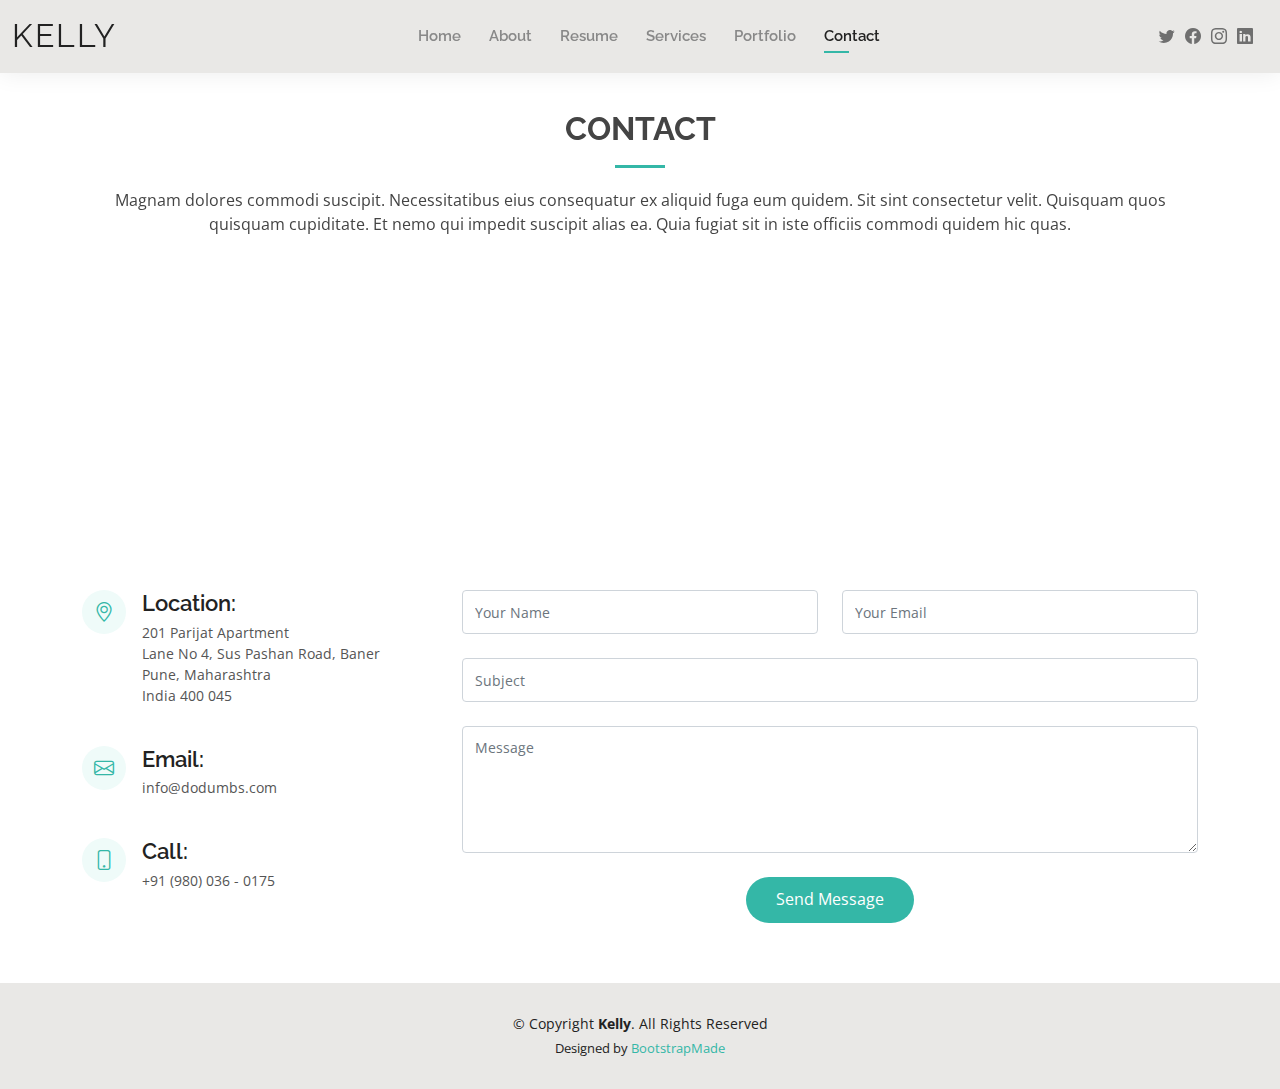
<file: templates/contact.html>
<!DOCTYPE html>
<html lang="en">

<head>
  <meta charset="utf-8">
  <meta content="width=device-width, initial-scale=1.0" name="viewport">

  <title>Contact - Kelly Bootstrap Template</title>
  <meta content="" name="description">
  <meta content="" name="keywords">

  <!-- Favicons -->
  <link href="../static/assets/img/favicon.png" rel="icon">
  <link href="../static/assets/img/apple-touch-icon.png" rel="apple-touch-icon">

  <!-- Google Fonts -->
  <link href="https://fonts.googleapis.com/css?family=Open+Sans:300,300i,400,400i,600,600i,700,700i|Raleway:300,300i,400,400i,500,500i,600,600i,700,700i|Poppins:300,300i,400,400i,500,500i,600,600i,700,700i" rel="stylesheet">

  <!-- Vendor CSS Files -->
  <link href="../static/assets/vendor/aos/aos.css" rel="stylesheet">
  <link href="../static/assets/vendor/bootstrap/css/bootstrap.min.css" rel="stylesheet">
  <link href="../static/assets/vendor/bootstrap-icons/bootstrap-icons.css" rel="stylesheet">
  <link href="../static/assets/vendor/boxicons/css/boxicons.min.css" rel="stylesheet">
  <link href="../static/assets/vendor/glightbox/css/glightbox.min.css" rel="stylesheet">
  <link href="../static/assets/vendor/swiper/swiper-bundle.min.css" rel="stylesheet">

  <!-- Template Main CSS File -->
  <link href="../static/assets/css/style.css" rel="stylesheet">

  <!-- =======================================================
  * Template Name: Kelly - v4.10.0
  * Template URL: https://bootstrapmade.com/kelly-free-bootstrap-cv-resume-html-template/
  * Author: BootstrapMade.com
  * License: https://bootstrapmade.com/license/
  ======================================================== -->
</head>

<body>

  <!-- ======= Header ======= -->
  <header id="header" class="fixed-top">
    <div class="container-fluid d-flex justify-content-between align-items-center">

      <h1 class="logo me-auto me-lg-0"><a href="index.html">Kelly</a></h1>
      <!-- Uncomment below if you prefer to use an image logo -->
      <!-- <a href="index.html" class="logo"><img src="../static/assets/img/logo.png" alt="" class="img-fluid"></a>-->

      <nav id="navbar" class="navbar order-last order-lg-0">
        <ul>
          <li><a href="index.html">Home</a></li>
          <li><a href="about.html">About</a></li>
          <li><a href="resume.html">Resume</a></li>
          <li><a href="services.html">Services</a></li>
          <li><a href="portfolio.html">Portfolio</a></li>
          <li><a class="active" href="contact.html">Contact</a></li>
        </ul>
        <i class="bi bi-list mobile-nav-toggle"></i>
      </nav><!-- .navbar -->

      <div class="header-social-links">
        <a href="#" class="twitter"><i class="bi bi-twitter"></i></a>
        <a href="#" class="facebook"><i class="bi bi-facebook"></i></a>
        <a href="#" class="instagram"><i class="bi bi-instagram"></i></a>
        <a href="#" class="linkedin"><i class="bi bi-linkedin"></i></i></a>
      </div>

    </div>

  </header><!-- End Header -->

  <main id="main">

    <!-- ======= Contact Section ======= -->
    <section id="contact" class="contact">
      <div class="container" data-aos="fade-up">

        <div class="section-title">
          <h2>Contact</h2>
          <p>Magnam dolores commodi suscipit. Necessitatibus eius consequatur ex aliquid fuga eum quidem. Sit sint consectetur velit. Quisquam quos quisquam cupiditate. Et nemo qui impedit suscipit alias ea. Quia fugiat sit in iste officiis commodi quidem hic quas.</p>
        </div>

        <div>
          <iframe style="border:0; width: 100%; height: 270px;" src="https://www.google.com/maps/embed?pb=!1m17!1m12!1m3!1d30259.44138854506!2d73.76609169999999!3d18.55463515!2m3!1f0!2f0!3f0!3m2!1i1024!2i768!4f13.1!3m2!1m1!2zMTjCsDMzJzAzLjgiTiA3M8KwNDYnMjYuNSJF!5e0!3m2!1sen!2sin!4v1676061285334!5m2!1sen!2sin" width="600" height="450" style="border:0;" allowfullscreen="" loading="lazy" referrerpolicy="no-referrer-when-downgrade" frameborder="0" allowfullscreen></iframe>
        </div>

        <div class="row mt-5">

          <div class="col-lg-4">
            <div class="info">
              <div class="address">
                <i class="bi bi-geo-alt"></i>
                <h4>Location:</h4>
                <p>201 Parijat Apartment</br>Lane No 4, Sus Pashan Road, Baner</br>Pune, Maharashtra</br>India 400 045</p>
              </div>

              <div class="email">
                <i class="bi bi-envelope"></i>
                <h4>Email:</h4>
                <p>info@dodumbs.com</p>
              </div>

              <div class="phone">
                <i class="bi bi-phone"></i>
                <h4>Call:</h4>
                <p>+91 (980) 036 - 0175 </p>
              </div>

            </div>

          </div>

          <div class="col-lg-8 mt-5 mt-lg-0">

            <form action="forms/contact.php" method="post" role="form" class="php-email-form">
              <div class="row">
                <div class="col-md-6 form-group">
                  <input type="text" name="name" class="form-control" id="name" placeholder="Your Name" required>
                </div>
                <div class="col-md-6 form-group mt-3 mt-md-0">
                  <input type="email" class="form-control" name="email" id="email" placeholder="Your Email" required>
                </div>
              </div>
              <div class="form-group mt-3">
                <input type="text" class="form-control" name="subject" id="subject" placeholder="Subject" required>
              </div>
              <div class="form-group mt-3">
                <textarea class="form-control" name="message" rows="5" placeholder="Message" required></textarea>
              </div>
              <div class="my-3">
                <div class="loading">Loading</div>
                <div class="error-message"></div>
                <div class="sent-message">Your message has been sent. Thank you!</div>
              </div>
              <div class="text-center"><button type="submit">Send Message</button></div>
            </form>

          </div>

        </div>

      </div>
    </section><!-- End Contact Section -->

  </main><!-- End #main -->

  <!-- ======= Footer ======= -->
  <footer id="footer">
    <div class="container">
      <div class="copyright">
        &copy; Copyright <strong><span>Kelly</span></strong>. All Rights Reserved
      </div>
      <div class="credits">
        <!-- All the links in the footer should remain intact. -->
        <!-- You can delete the links only if you purchased the pro version. -->
        <!-- Licensing information: https://bootstrapmade.com/license/ -->
        <!-- Purchase the pro version with working PHP/AJAX contact form: https://bootstrapmade.com/kelly-free-bootstrap-cv-resume-html-template/ -->
        Designed by <a href="https://bootstrapmade.com/">BootstrapMade</a>
      </div>
    </div>
  </footer><!-- End  Footer -->

  <div id="preloader"></div>
  <a href="#" class="back-to-top d-flex align-items-center justify-content-center"><i class="bi bi-arrow-up-short"></i></a>

  <!-- Vendor JS Files -->
  <script src="../static/assets/vendor/purecounter/purecounter_vanilla.js"></script>
  <script src="../static/assets/vendor/aos/aos.js"></script>
  <script src="../static/assets/vendor/bootstrap/js/bootstrap.bundle.min.js"></script>
  <script src="../static/assets/vendor/glightbox/js/glightbox.min.js"></script>
  <script src="../static/assets/vendor/isotope-layout/isotope.pkgd.min.js"></script>
  <script src="../static/assets/vendor/swiper/swiper-bundle.min.js"></script>
  <script src="../static/assets/vendor/waypoints/noframework.waypoints.js"></script>
  <script src="../static/assets/vendor/php-email-form/validate.js"></script>

  <!-- Template Main JS File -->
  <script src="../static/assets/js/main.js"></script>

</body>

</html>
</file>
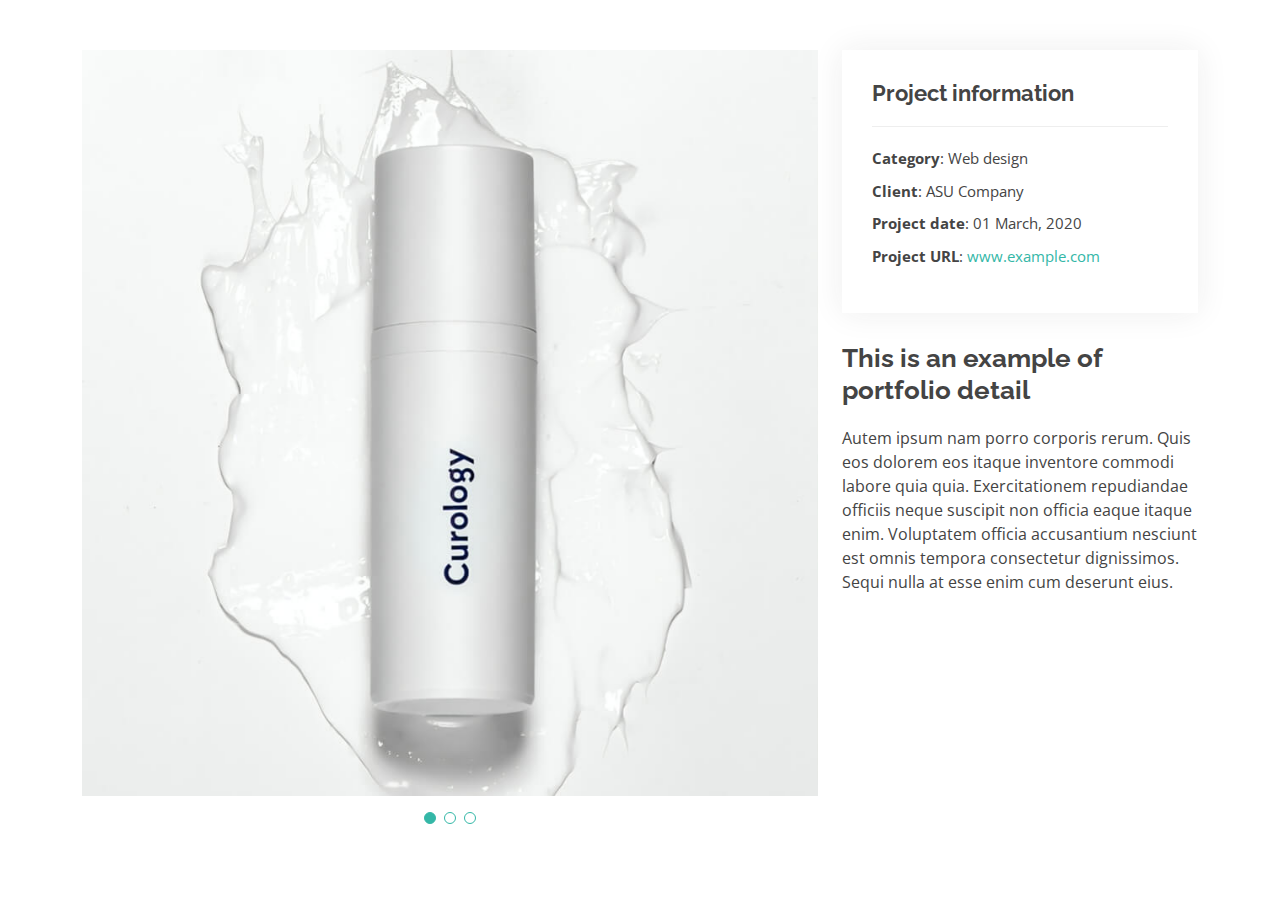
<file: templates/portfolio-details.html>
<!DOCTYPE html>
<html lang="en">

<head>
  <meta charset="utf-8">
  <meta content="width=device-width, initial-scale=1.0" name="viewport">

  <title>Portfolio Details - Kelly Bootstrap Template</title>
  <meta content="" name="description">
  <meta content="" name="keywords">

  <!-- Favicons -->
  <link href="../static/assets/img/favicon.png" rel="icon">
  <link href="../static/assets/img/apple-touch-icon.png" rel="apple-touch-icon">

  <!-- Google Fonts -->
  <link href="https://fonts.googleapis.com/css?family=Open+Sans:300,300i,400,400i,600,600i,700,700i|Raleway:300,300i,400,400i,500,500i,600,600i,700,700i|Poppins:300,300i,400,400i,500,500i,600,600i,700,700i" rel="stylesheet">

  <!-- Vendor CSS Files -->
  <link href="../static/assets/vendor/aos/aos.css" rel="stylesheet">
  <link href="../static/assets/vendor/bootstrap/css/bootstrap.min.css" rel="stylesheet">
  <link href="../static/assets/vendor/bootstrap-icons/bootstrap-icons.css" rel="stylesheet">
  <link href="../static/assets/vendor/boxicons/css/boxicons.min.css" rel="stylesheet">
  <link href="../static/assets/vendor/glightbox/css/glightbox.min.css" rel="stylesheet">
  <link href="../static/assets/vendor/swiper/swiper-bundle.min.css" rel="stylesheet">

  <!-- Template Main CSS File -->
  <link href="../static/assets/css/style.css" rel="stylesheet">

  <!-- =======================================================
  * Template Name: Kelly - v4.10.0
  * Template URL: https://bootstrapmade.com/kelly-free-bootstrap-cv-resume-html-template/
  * Author: BootstrapMade.com
  * License: https://bootstrapmade.com/license/
  ======================================================== -->
</head>

<body>

  <main id="main">

    <!-- ======= Portfolio Details Section ======= -->
    <section id="portfolio-details" class="portfolio-details">
      <div class="container">

        <div class="row gy-4">

          <div class="col-lg-8">
            <div class="portfolio-details-slider swiper">
              <div class="swiper-wrapper align-items-center">

                <div class="swiper-slide">
                  <img src="../static/assets/img/portfolio/portfolio-1.jpg" alt="">
                </div>

                <div class="swiper-slide">
                  <img src="../static/assets/img/portfolio/portfolio-2.jpg" alt="">
                </div>

                <div class="swiper-slide">
                  <img src="../static/assets/img/portfolio/portfolio-3.jpg" alt="">
                </div>

              </div>
              <div class="swiper-pagination"></div>
            </div>
          </div>

          <div class="col-lg-4">
            <div class="portfolio-info">
              <h3>Project information</h3>
              <ul>
                <li><strong>Category</strong>: Web design</li>
                <li><strong>Client</strong>: ASU Company</li>
                <li><strong>Project date</strong>: 01 March, 2020</li>
                <li><strong>Project URL</strong>: <a href="#">www.example.com</a></li>
              </ul>
            </div>
            <div class="portfolio-description">
              <h2>This is an example of portfolio detail</h2>
              <p>
                Autem ipsum nam porro corporis rerum. Quis eos dolorem eos itaque inventore commodi labore quia quia. Exercitationem repudiandae officiis neque suscipit non officia eaque itaque enim. Voluptatem officia accusantium nesciunt est omnis tempora consectetur dignissimos. Sequi nulla at esse enim cum deserunt eius.
              </p>
            </div>
          </div>

        </div>

      </div>
    </section><!-- End Portfolio Details Section -->

  </main><!-- End #main -->

  <div id="preloader"></div>
  <a href="#" class="back-to-top d-flex align-items-center justify-content-center"><i class="bi bi-arrow-up-short"></i></a>

  <!-- Vendor JS Files -->
  <script src="../static/assets/vendor/purecounter/purecounter_vanilla.js"></script>
  <script src="../static/assets/vendor/aos/aos.js"></script>
  <script src="../static/assets/vendor/bootstrap/js/bootstrap.bundle.min.js"></script>
  <script src="../static/assets/vendor/glightbox/js/glightbox.min.js"></script>
  <script src="../static/assets/vendor/isotope-layout/isotope.pkgd.min.js"></script>
  <script src="../static/assets/vendor/swiper/swiper-bundle.min.js"></script>
  <script src="../static/assets/vendor/waypoints/noframework.waypoints.js"></script>
  <script src="../static/assets/vendor/php-email-form/validate.js"></script>

  <!-- Template Main JS File -->
  <script src="../static/assets/js/main.js"></script>

</body>

</html>
</file>
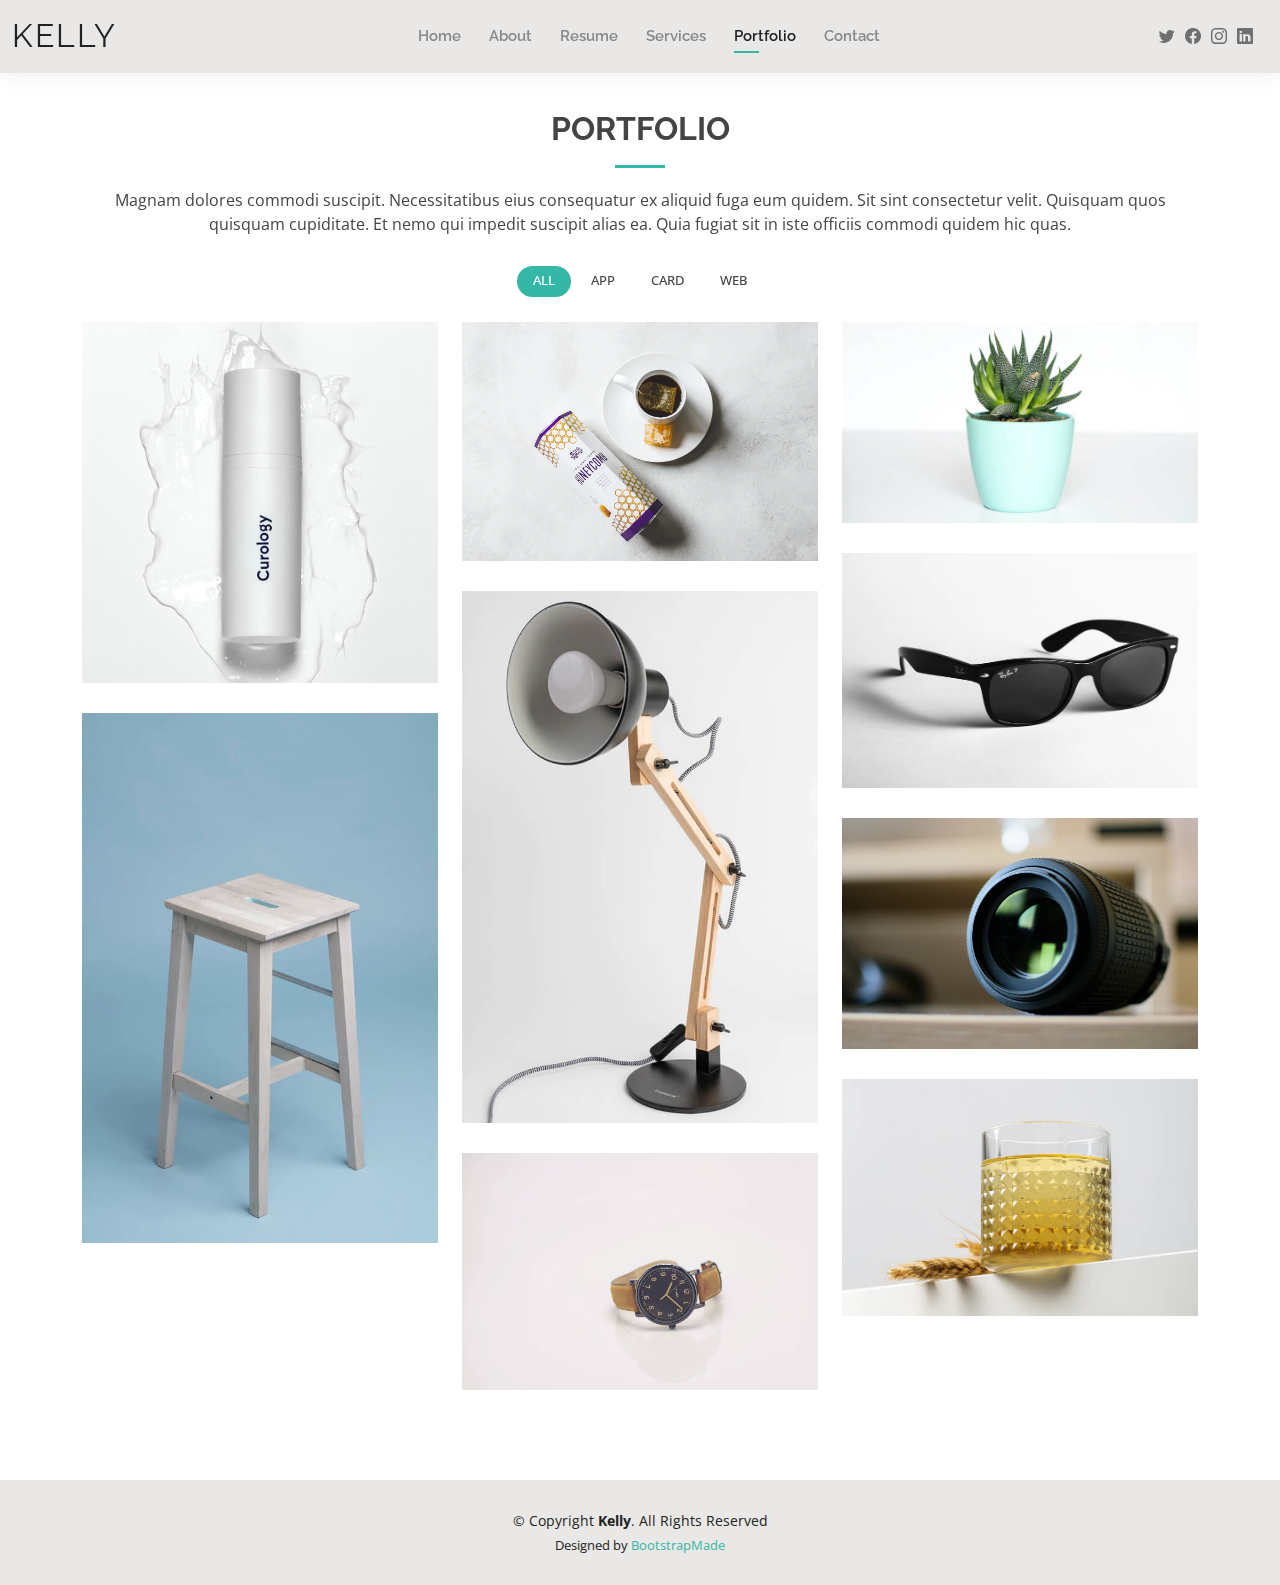
<file: templates/portfolio.html>
<!DOCTYPE html>
<html lang="en">

<head>
  <meta charset="utf-8">
  <meta content="width=device-width, initial-scale=1.0" name="viewport">

  <title>Portfolio - Kelly Bootstrap Template</title>
  <meta content="" name="description">
  <meta content="" name="keywords">

  <!-- Favicons -->
  <link href="../static/assets/img/favicon.png" rel="icon">
  <link href="../static/assets/img/apple-touch-icon.png" rel="apple-touch-icon">

  <!-- Google Fonts -->
  <link href="https://fonts.googleapis.com/css?family=Open+Sans:300,300i,400,400i,600,600i,700,700i|Raleway:300,300i,400,400i,500,500i,600,600i,700,700i|Poppins:300,300i,400,400i,500,500i,600,600i,700,700i" rel="stylesheet">

  <!-- Vendor CSS Files -->
  <link href="../static/assets/vendor/aos/aos.css" rel="stylesheet">
  <link href="../static/assets/vendor/bootstrap/css/bootstrap.min.css" rel="stylesheet">
  <link href="../static/assets/vendor/bootstrap-icons/bootstrap-icons.css" rel="stylesheet">
  <link href="../static/assets/vendor/boxicons/css/boxicons.min.css" rel="stylesheet">
  <link href="../static/assets/vendor/glightbox/css/glightbox.min.css" rel="stylesheet">
  <link href="../static/assets/vendor/swiper/swiper-bundle.min.css" rel="stylesheet">

  <!-- Template Main CSS File -->
  <link href="../static/assets/css/style.css" rel="stylesheet">

  <!-- =======================================================
  * Template Name: Kelly - v4.10.0
  * Template URL: https://bootstrapmade.com/kelly-free-bootstrap-cv-resume-html-template/
  * Author: BootstrapMade.com
  * License: https://bootstrapmade.com/license/
  ======================================================== -->
</head>

<body>

  <!-- ======= Header ======= -->
  <header id="header" class="fixed-top">
    <div class="container-fluid d-flex justify-content-between align-items-center">

      <h1 class="logo me-auto me-lg-0"><a href="index.html">Kelly</a></h1>
      <!-- Uncomment below if you prefer to use an image logo -->
      <!-- <a href="index.html" class="logo"><img src="../static/assets/img/logo.png" alt="" class="img-fluid"></a>-->

      <nav id="navbar" class="navbar order-last order-lg-0">
        <ul>
          <li><a href="index.html">Home</a></li>
          <li><a href="about.html">About</a></li>
          <li><a href="resume.html">Resume</a></li>
          <li><a href="services.html">Services</a></li>
          <li><a class="active" href="portfolio.html">Portfolio</a></li>
          <li><a href="contact.html">Contact</a></li>
        </ul>
        <i class="bi bi-list mobile-nav-toggle"></i>
      </nav><!-- .navbar -->

      <div class="header-social-links">
        <a href="#" class="twitter"><i class="bi bi-twitter"></i></a>
        <a href="#" class="facebook"><i class="bi bi-facebook"></i></a>
        <a href="#" class="instagram"><i class="bi bi-instagram"></i></a>
        <a href="#" class="linkedin"><i class="bi bi-linkedin"></i></i></a>
      </div>

    </div>

  </header><!-- End Header -->

  <main id="main">

    <!-- ======= Portfolio Section ======= -->
    <section id="portfolio" class="portfolio">
      <div class="container" data-aos="fade-up">

        <div class="section-title">
          <h2>Portfolio</h2>
          <p>Magnam dolores commodi suscipit. Necessitatibus eius consequatur ex aliquid fuga eum quidem. Sit sint consectetur velit. Quisquam quos quisquam cupiditate. Et nemo qui impedit suscipit alias ea. Quia fugiat sit in iste officiis commodi quidem hic quas.</p>
        </div>

        <div class="row" data-aos="fade-up" data-aos-delay="100">
          <div class="col-lg-12 d-flex justify-content-center">
            <ul id="portfolio-flters">
              <li data-filter="*" class="filter-active">All</li>
              <li data-filter=".filter-app">App</li>
              <li data-filter=".filter-card">Card</li>
              <li data-filter=".filter-web">Web</li>
            </ul>
          </div>
        </div>

        <div class="row portfolio-container" data-aos="fade-up" data-aos-delay="200">

          <div class="col-lg-4 col-md-6 portfolio-item filter-app">
            <div class="portfolio-wrap">
              <img src="../static/assets/img/portfolio/portfolio-1.jpg" class="img-fluid" alt="">
              <div class="portfolio-info">
                <h4>App 1</h4>
                <p>App</p>
                <div class="portfolio-links">
                  <a href="../static/assets/img/portfolio/portfolio-1.jpg" data-gallery="portfolioGallery" class="portfolio-lightbox" title="App 1"><i class="bx bx-plus"></i></a>
                  <a href="portfolio-details.html" class="portfolio-details-lightbox" data-glightbox="type: external" title="Portfolio Details"><i class="bx bx-link"></i></a>
                </div>
              </div>
            </div>
          </div>

          <div class="col-lg-4 col-md-6 portfolio-item filter-web">
            <div class="portfolio-wrap">
              <img src="../static/assets/img/portfolio/portfolio-2.jpg" class="img-fluid" alt="">
              <div class="portfolio-info">
                <h4>Web 3</h4>
                <p>Web</p>
                <div class="portfolio-links">
                  <a href="../static/assets/img/portfolio/portfolio-2.jpg" data-gallery="portfolioGallery" class="portfolio-lightbox" title="Web 3"><i class="bx bx-plus"></i></a>
                  <a href="portfolio-details.html" class="portfolio-details-lightbox" data-glightbox="type: external" title="Portfolio Details"><i class="bx bx-link"></i></a>
                </div>
              </div>
            </div>
          </div>

          <div class="col-lg-4 col-md-6 portfolio-item filter-app">
            <div class="portfolio-wrap">
              <img src="../static/assets/img/portfolio/portfolio-3.jpg" class="img-fluid" alt="">
              <div class="portfolio-info">
                <h4>App 2</h4>
                <p>App</p>
                <div class="portfolio-links">
                  <a href="../static/assets/img/portfolio/portfolio-3.jpg" data-gallery="portfolioGallery" class="portfolio-lightbox" title="App 2"><i class="bx bx-plus"></i></a>
                  <a href="portfolio-details.html" class="portfolio-details-lightbox" data-glightbox="type: external" title="Portfolio Details"><i class="bx bx-link"></i></a>
                </div>
              </div>
            </div>
          </div>

          <div class="col-lg-4 col-md-6 portfolio-item filter-card">
            <div class="portfolio-wrap">
              <img src="../static/assets/img/portfolio/portfolio-4.jpg" class="img-fluid" alt="">
              <div class="portfolio-info">
                <h4>Card 2</h4>
                <p>Card</p>
                <div class="portfolio-links">
                  <a href="../static/assets/img/portfolio/portfolio-4.jpg" data-gallery="portfolioGallery" class="portfolio-lightbox" title="Card 2"><i class="bx bx-plus"></i></a>
                  <a href="portfolio-details.html" class="portfolio-details-lightbox" data-glightbox="type: external" title="Portfolio Details"><i class="bx bx-link"></i></a>
                </div>
              </div>
            </div>
          </div>

          <div class="col-lg-4 col-md-6 portfolio-item filter-web">
            <div class="portfolio-wrap">
              <img src="../static/assets/img/portfolio/portfolio-5.jpg" class="img-fluid" alt="">
              <div class="portfolio-info">
                <h4>Web 2</h4>
                <p>Web</p>
                <div class="portfolio-links">
                  <a href="../static/assets/img/portfolio/portfolio-5.jpg" data-gallery="portfolioGallery" class="portfolio-lightbox" title="Web 2"><i class="bx bx-plus"></i></a>
                  <a href="portfolio-details.html" class="portfolio-details-lightbox" data-glightbox="type: external" title="Portfolio Details"><i class="bx bx-link"></i></a>
                </div>
              </div>
            </div>
          </div>

          <div class="col-lg-4 col-md-6 portfolio-item filter-app">
            <div class="portfolio-wrap">
              <img src="../static/assets/img/portfolio/portfolio-6.jpg" class="img-fluid" alt="">
              <div class="portfolio-info">
                <h4>App 3</h4>
                <p>App</p>
                <div class="portfolio-links">
                  <a href="../static/assets/img/portfolio/portfolio-6.jpg" data-gallery="portfolioGallery" class="portfolio-lightbox" title="App 3"><i class="bx bx-plus"></i></a>
                  <a href="portfolio-details.html" class="portfolio-details-lightbox" data-glightbox="type: external" title="Portfolio Details"><i class="bx bx-link"></i></a>
                </div>
              </div>
            </div>
          </div>

          <div class="col-lg-4 col-md-6 portfolio-item filter-card">
            <div class="portfolio-wrap">
              <img src="../static/assets/img/portfolio/portfolio-7.jpg" class="img-fluid" alt="">
              <div class="portfolio-info">
                <h4>Card 1</h4>
                <p>Card</p>
                <div class="portfolio-links">
                  <a href="../static/assets/img/portfolio/portfolio-7.jpg" data-gallery="portfolioGallery" class="portfolio-lightbox" title="Card 1"><i class="bx bx-plus"></i></a>
                  <a href="portfolio-details.html" class="portfolio-details-lightbox" data-glightbox="type: external" title="Portfolio Details"><i class="bx bx-link"></i></a>
                </div>
              </div>
            </div>
          </div>

          <div class="col-lg-4 col-md-6 portfolio-item filter-card">
            <div class="portfolio-wrap">
              <img src="../static/assets/img/portfolio/portfolio-8.jpg" class="img-fluid" alt="">
              <div class="portfolio-info">
                <h4>Card 3</h4>
                <p>Card</p>
                <div class="portfolio-links">
                  <a href="../static/assets/img/portfolio/portfolio-8.jpg" data-gallery="portfolioGallery" class="portfolio-lightbox" title="Card 3"><i class="bx bx-plus"></i></a>
                  <a href="portfolio-details.html" class="portfolio-details-lightbox" data-glightbox="type: external" title="Portfolio Details"><i class="bx bx-link"></i></a>
                </div>
              </div>
            </div>
          </div>

          <div class="col-lg-4 col-md-6 portfolio-item filter-web">
            <div class="portfolio-wrap">
              <img src="../static/assets/img/portfolio/portfolio-9.jpg" class="img-fluid" alt="">
              <div class="portfolio-info">
                <h4>Web 3</h4>
                <p>Web</p>
                <div class="portfolio-links">
                  <a href="../static/assets/img/portfolio/portfolio-9.jpg" data-gallery="portfolioGallery" class="portfolio-lightbox" title="Web 3"><i class="bx bx-plus"></i></a>
                  <a href="portfolio-details.html" class="portfolio-details-lightbox" data-glightbox="type: external" title="Portfolio Details"><i class="bx bx-link"></i></a>
                </div>
              </div>
            </div>
          </div>

        </div>

      </div>
    </section><!-- End Portfolio Section -->

  </main><!-- End #main -->

  <!-- ======= Footer ======= -->
  <footer id="footer">
    <div class="container">
      <div class="copyright">
        &copy; Copyright <strong><span>Kelly</span></strong>. All Rights Reserved
      </div>
      <div class="credits">
        <!-- All the links in the footer should remain intact. -->
        <!-- You can delete the links only if you purchased the pro version. -->
        <!-- Licensing information: https://bootstrapmade.com/license/ -->
        <!-- Purchase the pro version with working PHP/AJAX contact form: https://bootstrapmade.com/kelly-free-bootstrap-cv-resume-html-template/ -->
        Designed by <a href="https://bootstrapmade.com/">BootstrapMade</a>
      </div>
    </div>
  </footer><!-- End  Footer -->

  <div id="preloader"></div>
  <a href="#" class="back-to-top d-flex align-items-center justify-content-center"><i class="bi bi-arrow-up-short"></i></a>

  <!-- Vendor JS Files -->
  <script src="../static/assets/vendor/purecounter/purecounter_vanilla.js"></script>
  <script src="../static/assets/vendor/aos/aos.js"></script>
  <script src="../static/assets/vendor/bootstrap/js/bootstrap.bundle.min.js"></script>
  <script src="../static/assets/vendor/glightbox/js/glightbox.min.js"></script>
  <script src="../static/assets/vendor/isotope-layout/isotope.pkgd.min.js"></script>
  <script src="../static/assets/vendor/swiper/swiper-bundle.min.js"></script>
  <script src="../static/assets/vendor/waypoints/noframework.waypoints.js"></script>
  <script src="../static/assets/vendor/php-email-form/validate.js"></script>

  <!-- Template Main JS File -->
  <script src="../static/assets/js/main.js"></script>

</body>

</html>
</file>
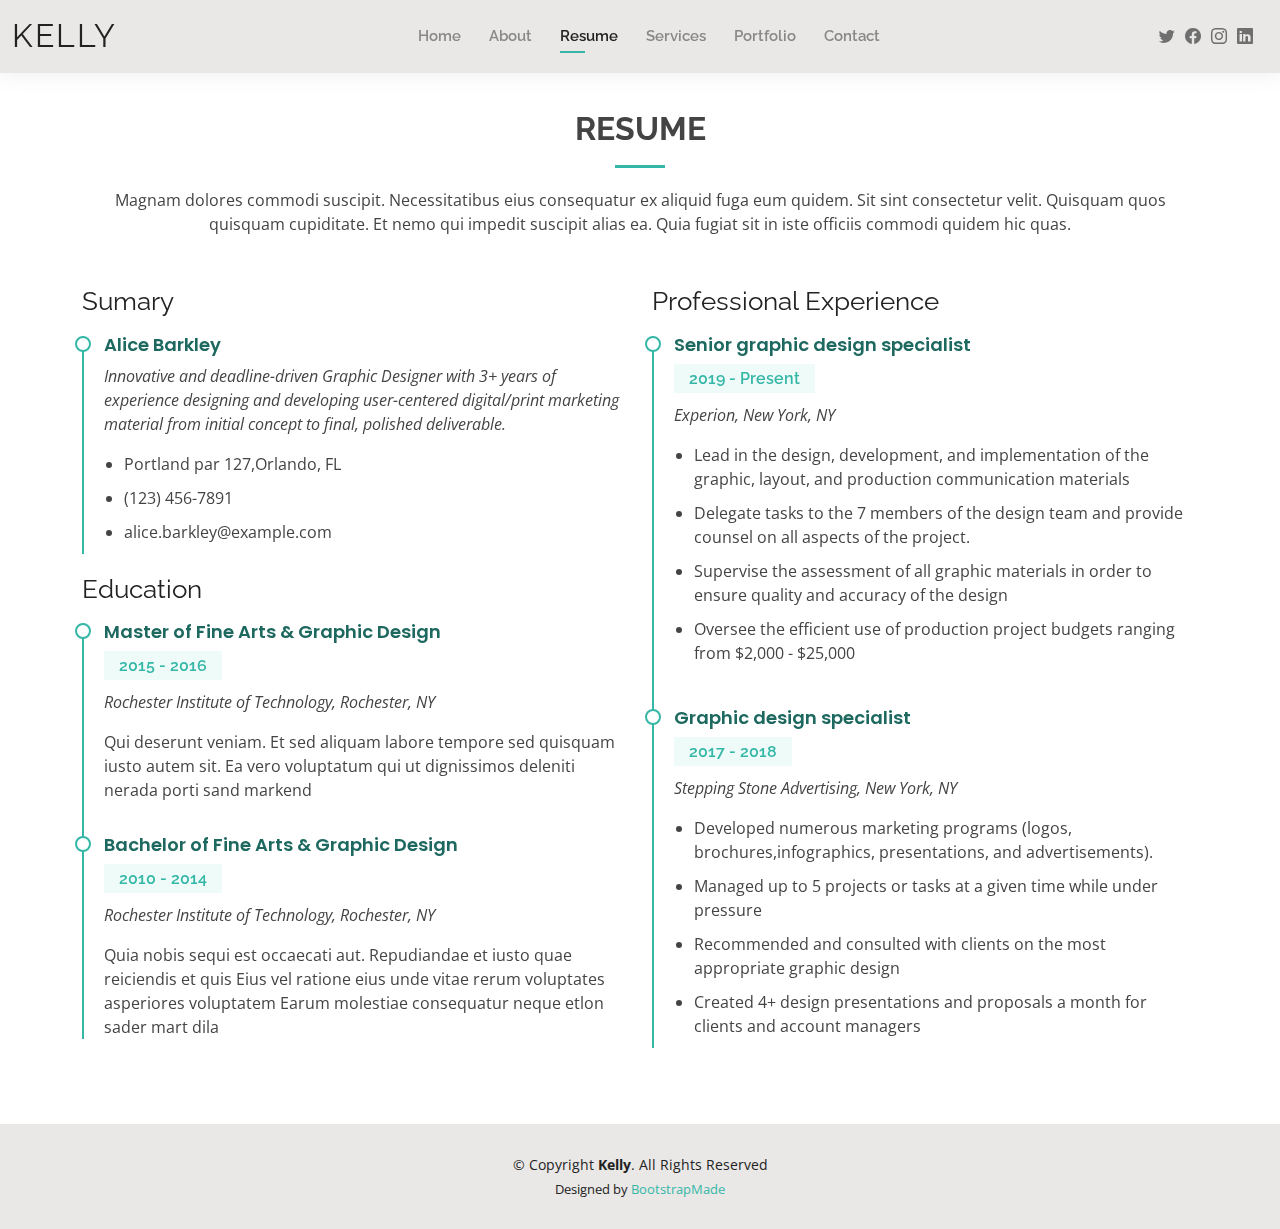
<file: templates/resume.html>
<!DOCTYPE html>
<html lang="en">

<head>
  <meta charset="utf-8">
  <meta content="width=device-width, initial-scale=1.0" name="viewport">

  <title>Resume - Kelly Bootstrap Template</title>
  <meta content="" name="description">
  <meta content="" name="keywords">

  <!-- Favicons -->
  <link href="../static/assets/img/favicon.png" rel="icon">
  <link href="../static/assets/img/apple-touch-icon.png" rel="apple-touch-icon">

  <!-- Google Fonts -->
  <link href="https://fonts.googleapis.com/css?family=Open+Sans:300,300i,400,400i,600,600i,700,700i|Raleway:300,300i,400,400i,500,500i,600,600i,700,700i|Poppins:300,300i,400,400i,500,500i,600,600i,700,700i" rel="stylesheet">

  <!-- Vendor CSS Files -->
  <link href="../static/assets/vendor/aos/aos.css" rel="stylesheet">
  <link href="../static/assets/vendor/bootstrap/css/bootstrap.min.css" rel="stylesheet">
  <link href="../static/assets/vendor/bootstrap-icons/bootstrap-icons.css" rel="stylesheet">
  <link href="../static/assets/vendor/boxicons/css/boxicons.min.css" rel="stylesheet">
  <link href="../static/assets/vendor/glightbox/css/glightbox.min.css" rel="stylesheet">
  <link href="../static/assets/vendor/swiper/swiper-bundle.min.css" rel="stylesheet">

  <!-- Template Main CSS File -->
  <link href="../static/assets/css/style.css" rel="stylesheet">

  <!-- =======================================================
  * Template Name: Kelly - v4.10.0
  * Template URL: https://bootstrapmade.com/kelly-free-bootstrap-cv-resume-html-template/
  * Author: BootstrapMade.com
  * License: https://bootstrapmade.com/license/
  ======================================================== -->
</head>

<body>

  <!-- ======= Header ======= -->
  <header id="header" class="fixed-top">
    <div class="container-fluid d-flex justify-content-between align-items-center">

      <h1 class="logo me-auto me-lg-0"><a href="index.html">Kelly</a></h1>
      <!-- Uncomment below if you prefer to use an image logo -->
      <!-- <a href="index.html" class="logo"><img src="../static/assets/img/logo.png" alt="" class="img-fluid"></a>-->

      <nav id="navbar" class="navbar order-last order-lg-0">
        <ul>
          <li><a href="index.html">Home</a></li>
          <li><a href="about.html">About</a></li>
          <li><a class="active" href="resume.html">Resume</a></li>
          <li><a href="services.html">Services</a></li>
          <li><a href="portfolio.html">Portfolio</a></li>
          <li><a href="contact.html">Contact</a></li>
        </ul>
        <i class="bi bi-list mobile-nav-toggle"></i>
      </nav><!-- .navbar -->

      <div class="header-social-links">
        <a href="#" class="twitter"><i class="bi bi-twitter"></i></a>
        <a href="#" class="facebook"><i class="bi bi-facebook"></i></a>
        <a href="#" class="instagram"><i class="bi bi-instagram"></i></a>
        <a href="#" class="linkedin"><i class="bi bi-linkedin"></i></i></a>
      </div>

    </div>

  </header><!-- End Header -->

  <main id="main">

    <!-- ======= Resume Section ======= -->
    <section id="resume" class="resume">
      <div class="container" data-aos="fade-up">

        <div class="section-title">
          <h2>Resume</h2>
          <p>Magnam dolores commodi suscipit. Necessitatibus eius consequatur ex aliquid fuga eum quidem. Sit sint consectetur velit. Quisquam quos quisquam cupiditate. Et nemo qui impedit suscipit alias ea. Quia fugiat sit in iste officiis commodi quidem hic quas.</p>
        </div>

        <div class="row">
          <div class="col-lg-6">
            <h3 class="resume-title">Sumary</h3>
            <div class="resume-item pb-0">
              <h4>Alice Barkley</h4>
              <p><em>Innovative and deadline-driven Graphic Designer with 3+ years of experience designing and developing user-centered digital/print marketing material from initial concept to final, polished deliverable.</em></p>
              <p>
              <ul>
                <li>Portland par 127,Orlando, FL</li>
                <li>(123) 456-7891</li>
                <li>alice.barkley@example.com</li>
              </ul>
              </p>
            </div>

            <h3 class="resume-title">Education</h3>
            <div class="resume-item">
              <h4>Master of Fine Arts &amp; Graphic Design</h4>
              <h5>2015 - 2016</h5>
              <p><em>Rochester Institute of Technology, Rochester, NY</em></p>
              <p>Qui deserunt veniam. Et sed aliquam labore tempore sed quisquam iusto autem sit. Ea vero voluptatum qui ut dignissimos deleniti nerada porti sand markend</p>
            </div>
            <div class="resume-item">
              <h4>Bachelor of Fine Arts &amp; Graphic Design</h4>
              <h5>2010 - 2014</h5>
              <p><em>Rochester Institute of Technology, Rochester, NY</em></p>
              <p>Quia nobis sequi est occaecati aut. Repudiandae et iusto quae reiciendis et quis Eius vel ratione eius unde vitae rerum voluptates asperiores voluptatem Earum molestiae consequatur neque etlon sader mart dila</p>
            </div>
          </div>
          <div class="col-lg-6">
            <h3 class="resume-title">Professional Experience</h3>
            <div class="resume-item">
              <h4>Senior graphic design specialist</h4>
              <h5>2019 - Present</h5>
              <p><em>Experion, New York, NY </em></p>
              <p>
              <ul>
                <li>Lead in the design, development, and implementation of the graphic, layout, and production communication materials</li>
                <li>Delegate tasks to the 7 members of the design team and provide counsel on all aspects of the project. </li>
                <li>Supervise the assessment of all graphic materials in order to ensure quality and accuracy of the design</li>
                <li>Oversee the efficient use of production project budgets ranging from $2,000 - $25,000</li>
              </ul>
              </p>
            </div>
            <div class="resume-item">
              <h4>Graphic design specialist</h4>
              <h5>2017 - 2018</h5>
              <p><em>Stepping Stone Advertising, New York, NY</em></p>
              <p>
              <ul>
                <li>Developed numerous marketing programs (logos, brochures,infographics, presentations, and advertisements).</li>
                <li>Managed up to 5 projects or tasks at a given time while under pressure</li>
                <li>Recommended and consulted with clients on the most appropriate graphic design</li>
                <li>Created 4+ design presentations and proposals a month for clients and account managers</li>
              </ul>
              </p>
            </div>
          </div>
        </div>

      </div>
    </section><!-- End Resume Section -->

  </main><!-- End #main -->

  <!-- ======= Footer ======= -->
  <footer id="footer">
    <div class="container">
      <div class="copyright">
        &copy; Copyright <strong><span>Kelly</span></strong>. All Rights Reserved
      </div>
      <div class="credits">
        <!-- All the links in the footer should remain intact. -->
        <!-- You can delete the links only if you purchased the pro version. -->
        <!-- Licensing information: https://bootstrapmade.com/license/ -->
        <!-- Purchase the pro version with working PHP/AJAX contact form: https://bootstrapmade.com/kelly-free-bootstrap-cv-resume-html-template/ -->
        Designed by <a href="https://bootstrapmade.com/">BootstrapMade</a>
      </div>
    </div>
  </footer><!-- End  Footer -->

  <div id="preloader"></div>
  <a href="#" class="back-to-top d-flex align-items-center justify-content-center"><i class="bi bi-arrow-up-short"></i></a>

  <!-- Vendor JS Files -->
  <script src="../static/assets/vendor/purecounter/purecounter_vanilla.js"></script>
  <script src="../static/assets/vendor/aos/aos.js"></script>
  <script src="../static/assets/vendor/bootstrap/js/bootstrap.bundle.min.js"></script>
  <script src="../static/assets/vendor/glightbox/js/glightbox.min.js"></script>
  <script src="../static/assets/vendor/isotope-layout/isotope.pkgd.min.js"></script>
  <script src="../static/assets/vendor/swiper/swiper-bundle.min.js"></script>
  <script src="../static/assets/vendor/waypoints/noframework.waypoints.js"></script>
  <script src="../static/assets/vendor/php-email-form/validate.js"></script>

  <!-- Template Main JS File -->
  <script src="../static/assets/js/main.js"></script>

</body>

</html>
</file>
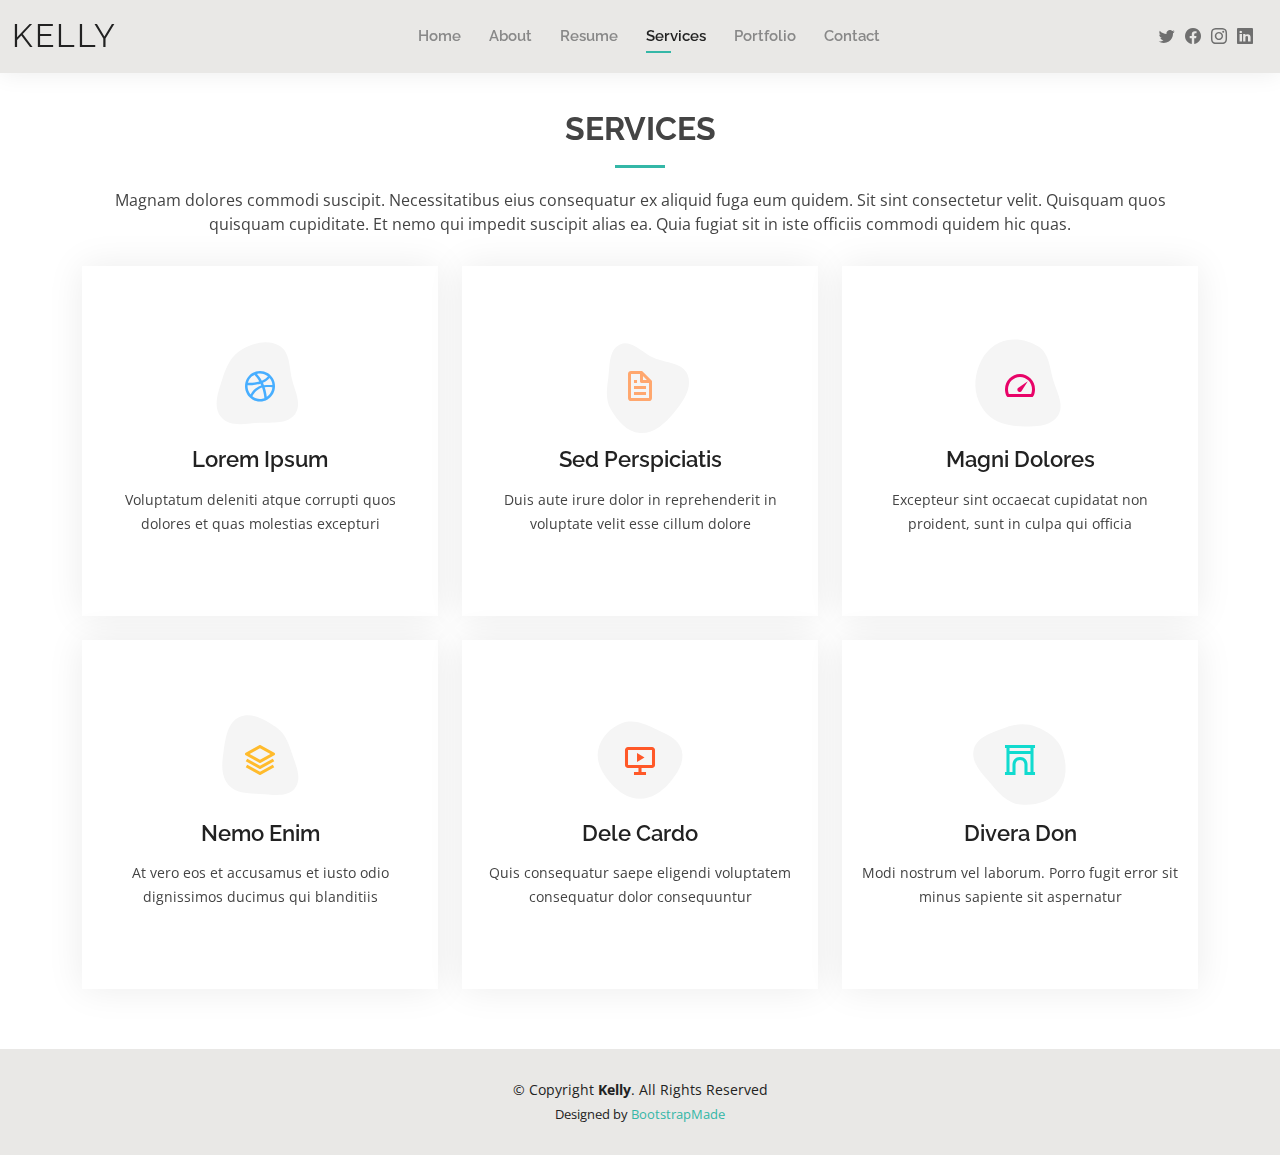
<file: templates/services.html>
<!DOCTYPE html>
<html lang="en">

<head>
  <meta charset="utf-8">
  <meta content="width=device-width, initial-scale=1.0" name="viewport">

  <title>Services - Kelly Bootstrap Template</title>
  <meta content="" name="description">
  <meta content="" name="keywords">

  <!-- Favicons -->
  <link href="../static/assets/img/favicon.png" rel="icon">
  <link href="../static/assets/img/apple-touch-icon.png" rel="apple-touch-icon">

  <!-- Google Fonts -->
  <link href="https://fonts.googleapis.com/css?family=Open+Sans:300,300i,400,400i,600,600i,700,700i|Raleway:300,300i,400,400i,500,500i,600,600i,700,700i|Poppins:300,300i,400,400i,500,500i,600,600i,700,700i" rel="stylesheet">

  <!-- Vendor CSS Files -->
  <link href="../static/assets/vendor/aos/aos.css" rel="stylesheet">
  <link href="../static/assets/vendor/bootstrap/css/bootstrap.min.css" rel="stylesheet">
  <link href="../static/assets/vendor/bootstrap-icons/bootstrap-icons.css" rel="stylesheet">
  <link href="../static/assets/vendor/boxicons/css/boxicons.min.css" rel="stylesheet">
  <link href="../static/assets/vendor/glightbox/css/glightbox.min.css" rel="stylesheet">
  <link href="../static/assets/vendor/swiper/swiper-bundle.min.css" rel="stylesheet">

  <!-- Template Main CSS File -->
  <link href="../static/assets/css/style.css" rel="stylesheet">

  <!-- =======================================================
  * Template Name: Kelly - v4.10.0
  * Template URL: https://bootstrapmade.com/kelly-free-bootstrap-cv-resume-html-template/
  * Author: BootstrapMade.com
  * License: https://bootstrapmade.com/license/
  ======================================================== -->
</head>

<body>

  <!-- ======= Header ======= -->
  <header id="header" class="fixed-top">
    <div class="container-fluid d-flex justify-content-between align-items-center">

      <h1 class="logo me-auto me-lg-0"><a href="index.html">Kelly</a></h1>
      <!-- Uncomment below if you prefer to use an image logo -->
      <!-- <a href="index.html" class="logo"><img src="../static/assets/img/logo.png" alt="" class="img-fluid"></a>-->

      <nav id="navbar" class="navbar order-last order-lg-0">
        <ul>
          <li><a href="index.html">Home</a></li>
          <li><a href="about.html">About</a></li>
          <li><a href="resume.html">Resume</a></li>
          <li><a class="active" href="services.html">Services</a></li>
          <li><a href="portfolio.html">Portfolio</a></li>
          <li><a href="contact.html">Contact</a></li>
        </ul>
        <i class="bi bi-list mobile-nav-toggle"></i>
      </nav><!-- .navbar -->

      <div class="header-social-links">
        <a href="#" class="twitter"><i class="bi bi-twitter"></i></a>
        <a href="#" class="facebook"><i class="bi bi-facebook"></i></a>
        <a href="#" class="instagram"><i class="bi bi-instagram"></i></a>
        <a href="#" class="linkedin"><i class="bi bi-linkedin"></i></i></a>
      </div>

    </div>

  </header><!-- End Header -->

  <main id="main">

    <!-- ======= Services Section ======= -->
    <section id="services" class="services">
      <div class="container" data-aos="fade-up">

        <div class="section-title">
          <h2>Services</h2>
          <p>Magnam dolores commodi suscipit. Necessitatibus eius consequatur ex aliquid fuga eum quidem. Sit sint consectetur velit. Quisquam quos quisquam cupiditate. Et nemo qui impedit suscipit alias ea. Quia fugiat sit in iste officiis commodi quidem hic quas.</p>
        </div>

        <div class="row">
          <div class="col-lg-4 col-md-6 d-flex align-items-stretch" data-aos="zoom-in" data-aos-delay="100">
            <div class="icon-box iconbox-blue">
              <div class="icon">
                <svg width="100" height="100" viewBox="0 0 600 600" xmlns="http://www.w3.org/2000/svg">
                  <path stroke="none" stroke-width="0" fill="#f5f5f5" d="M300,521.0016835830174C376.1290562159157,517.8887921683347,466.0731472004068,529.7835943286574,510.70327084640275,468.03025145048787C554.3714126377745,407.6079735673963,508.03601936045806,328.9844924480964,491.2728898941984,256.3432110539036C474.5976632858925,184.082847569629,479.9380746630129,96.60480741107993,416.23090153303,58.64404602377083C348.86323505073057,18.502131276798302,261.93793281208167,40.57373210992963,193.5410806939664,78.93577620505333C130.42746243093433,114.334589627462,98.30271207620316,179.96522072025542,76.75703585869454,249.04625023123273C51.97151888228291,328.5150500222984,13.704378332031375,421.85034740162234,66.52175969318436,486.19268352777647C119.04800174914682,550.1803526380478,217.28368757567262,524.383925680826,300,521.0016835830174"></path>
                </svg>
                <i class="bx bxl-dribbble"></i>
              </div>
              <h4><a href="">Lorem Ipsum</a></h4>
              <p>Voluptatum deleniti atque corrupti quos dolores et quas molestias excepturi</p>
            </div>
          </div>

          <div class="col-lg-4 col-md-6 d-flex align-items-stretch mt-4 mt-md-0" data-aos="zoom-in" data-aos-delay="200">
            <div class="icon-box iconbox-orange ">
              <div class="icon">
                <svg width="100" height="100" viewBox="0 0 600 600" xmlns="http://www.w3.org/2000/svg">
                  <path stroke="none" stroke-width="0" fill="#f5f5f5" d="M300,582.0697525312426C382.5290701553225,586.8405444964366,449.9789794690241,525.3245884688669,502.5850820975895,461.55621195738473C556.606425686781,396.0723002908107,615.8543463187945,314.28637112970534,586.6730223649479,234.56875336149918C558.9533121215079,158.8439757836574,454.9685369536778,164.00468322053177,381.49747125262974,130.76875717737553C312.15926192815925,99.40240125094834,248.97055460311594,18.661163978235184,179.8680185752513,50.54337015887873C110.5421016452524,82.52863877960104,119.82277516462835,180.83849132639028,109.12597500060166,256.43424936330496C100.08760227029461,320.3096726198365,92.17705696193138,384.0621239912766,124.79988738764834,439.7174275375508C164.83382741302287,508.01625554203684,220.96474134820875,577.5009287672846,300,582.0697525312426"></path>
                </svg>
                <i class="bx bx-file"></i>
              </div>
              <h4><a href="">Sed Perspiciatis</a></h4>
              <p>Duis aute irure dolor in reprehenderit in voluptate velit esse cillum dolore</p>
            </div>
          </div>

          <div class="col-lg-4 col-md-6 d-flex align-items-stretch mt-4 mt-lg-0" data-aos="zoom-in" data-aos-delay="300">
            <div class="icon-box iconbox-pink">
              <div class="icon">
                <svg width="100" height="100" viewBox="0 0 600 600" xmlns="http://www.w3.org/2000/svg">
                  <path stroke="none" stroke-width="0" fill="#f5f5f5" d="M300,541.5067337569781C382.14930387511276,545.0595476570109,479.8736841581634,548.3450877840088,526.4010558755058,480.5488172755941C571.5218469581645,414.80211281144784,517.5187510058486,332.0715597781072,496.52539010469104,255.14436215662573C477.37192572678356,184.95920475031193,473.57363656557914,105.61284051026155,413.0603344069578,65.22779650032875C343.27470386102294,18.654635553484475,251.2091493199835,5.337323636656869,175.0934190732945,40.62881213300186C97.87086631185822,76.43348514350839,51.98124368387456,156.15599469081315,36.44837278890362,239.84606092416172C21.716077023791087,319.22268207091537,43.775223500013084,401.1760424656574,96.891909868211,461.97329694683043C147.22146801428983,519.5804099606455,223.5754009179313,538.201503339737,300,541.5067337569781"></path>
                </svg>
                <i class="bx bx-tachometer"></i>
              </div>
              <h4><a href="">Magni Dolores</a></h4>
              <p>Excepteur sint occaecat cupidatat non proident, sunt in culpa qui officia</p>
            </div>
          </div>

          <div class="col-lg-4 col-md-6 d-flex align-items-stretch mt-4" data-aos="zoom-in" data-aos-delay="100">
            <div class="icon-box iconbox-yellow">
              <div class="icon">
                <svg width="100" height="100" viewBox="0 0 600 600" xmlns="http://www.w3.org/2000/svg">
                  <path stroke="none" stroke-width="0" fill="#f5f5f5" d="M300,503.46388370962813C374.79870501325706,506.71871716319447,464.8034551963731,527.1746412648533,510.4981551193396,467.86667711651364C555.9287308511215,408.9015244558933,512.6030010748507,327.5744911775523,490.211057578863,256.5855673507754C471.097692560561,195.9906835881958,447.69079081568157,138.11976852964426,395.19560036434837,102.3242989838813C329.3053358748298,57.3949838291264,248.02791733380457,8.279543830951368,175.87071277845988,42.242879143198664C103.41431057327972,76.34704239035025,93.79494320519305,170.9812938413882,81.28167332365135,250.07896920659033C70.17666984294237,320.27484674793965,64.84698225790005,396.69656628748305,111.28512138212992,450.4950937839243C156.20124167950087,502.5303643271138,231.32542653798444,500.4755392045468,300,503.46388370962813"></path>
                </svg>
                <i class="bx bx-layer"></i>
              </div>
              <h4><a href="">Nemo Enim</a></h4>
              <p>At vero eos et accusamus et iusto odio dignissimos ducimus qui blanditiis</p>
            </div>
          </div>

          <div class="col-lg-4 col-md-6 d-flex align-items-stretch mt-4" data-aos="zoom-in" data-aos-delay="200">
            <div class="icon-box iconbox-red">
              <div class="icon">
                <svg width="100" height="100" viewBox="0 0 600 600" xmlns="http://www.w3.org/2000/svg">
                  <path stroke="none" stroke-width="0" fill="#f5f5f5" d="M300,532.3542879108572C369.38199826031484,532.3153073249985,429.10787420159085,491.63046689027357,474.5244479745417,439.17860296908856C522.8885846962883,383.3225815378663,569.1668002868075,314.3205725914397,550.7432151929288,242.7694973846089C532.6665558377875,172.5657663291529,456.2379748765914,142.6223662098291,390.3689995646985,112.34683881706744C326.66090330228417,83.06452184765237,258.84405631176094,53.51806209861945,193.32584062364296,78.48882559362697C121.61183558270385,105.82097193414197,62.805066853699245,167.19869350419734,48.57481801355237,242.6138429142374C34.843463184063346,315.3850353017275,76.69343916112496,383.4422959591041,125.22947124332185,439.3748458443577C170.7312796277747,491.8107796887764,230.57421082200815,532.3932930995766,300,532.3542879108572"></path>
                </svg>
                <i class="bx bx-slideshow"></i>
              </div>
              <h4><a href="">Dele Cardo</a></h4>
              <p>Quis consequatur saepe eligendi voluptatem consequatur dolor consequuntur</p>
            </div>
          </div>

          <div class="col-lg-4 col-md-6 d-flex align-items-stretch mt-4" data-aos="zoom-in" data-aos-delay="300">
            <div class="icon-box iconbox-teal">
              <div class="icon">
                <svg width="100" height="100" viewBox="0 0 600 600" xmlns="http://www.w3.org/2000/svg">
                  <path stroke="none" stroke-width="0" fill="#f5f5f5" d="M300,566.797414625762C385.7384707136149,576.1784315230908,478.7894351017131,552.8928747891023,531.9192734346935,484.94944893311C584.6109503024035,417.5663521118492,582.489472248146,322.67544863468447,553.9536738515405,242.03673114598146C529.1557734026468,171.96086150256528,465.24506316201064,127.66468636344209,395.9583748389544,100.7403814666027C334.2173773831606,76.7482773500951,269.4350130405921,84.62216499799875,207.1952322260088,107.2889140133804C132.92018162631612,134.33871894543012,41.79353780512637,160.00259165414826,22.644507872594943,236.69541883565114C3.319112789854554,314.0945973066697,72.72355303640163,379.243833228382,124.04198916343866,440.3218312028393C172.9286146004772,498.5055451809895,224.45579914871206,558.5317968840102,300,566.797414625762"></path>
                </svg>
                <i class="bx bx-arch"></i>
              </div>
              <h4><a href="">Divera Don</a></h4>
              <p>Modi nostrum vel laborum. Porro fugit error sit minus sapiente sit aspernatur</p>
            </div>
          </div>

        </div>

      </div>
    </section><!-- End Services Section -->

  </main><!-- End #main -->

  <!-- ======= Footer ======= -->
  <footer id="footer">
    <div class="container">
      <div class="copyright">
        &copy; Copyright <strong><span>Kelly</span></strong>. All Rights Reserved
      </div>
      <div class="credits">
        <!-- All the links in the footer should remain intact. -->
        <!-- You can delete the links only if you purchased the pro version. -->
        <!-- Licensing information: https://bootstrapmade.com/license/ -->
        <!-- Purchase the pro version with working PHP/AJAX contact form: https://bootstrapmade.com/kelly-free-bootstrap-cv-resume-html-template/ -->
        Designed by <a href="https://bootstrapmade.com/">BootstrapMade</a>
      </div>
    </div>
  </footer><!-- End  Footer -->

  <div id="preloader"></div>
  <a href="#" class="back-to-top d-flex align-items-center justify-content-center"><i class="bi bi-arrow-up-short"></i></a>

  <!-- Vendor JS Files -->
  <script src="../static/assets/vendor/purecounter/purecounter_vanilla.js"></script>
  <script src="../static/assets/vendor/aos/aos.js"></script>
  <script src="../static/assets/vendor/bootstrap/js/bootstrap.bundle.min.js"></script>
  <script src="../static/assets/vendor/glightbox/js/glightbox.min.js"></script>
  <script src="../static/assets/vendor/isotope-layout/isotope.pkgd.min.js"></script>
  <script src="../static/assets/vendor/swiper/swiper-bundle.min.js"></script>
  <script src="../static/assets/vendor/waypoints/noframework.waypoints.js"></script>
  <script src="../static/assets/vendor/php-email-form/validate.js"></script>

  <!-- Template Main JS File -->
  <script src="../static/assets/js/main.js"></script>

</body>

</html>
</file>
<file: static/assets/css/style.css>
/**
* Template Name: Kelly - v4.10.0
* Template URL: https://bootstrapmade.com/kelly-free-bootstrap-cv-resume-html-template/
* Author: BootstrapMade.com
* License: https://bootstrapmade.com/license/
*/

/*--------------------------------------------------------------
# General
--------------------------------------------------------------*/
body {
  font-family: "Open Sans", sans-serif;
  color: #444444;
}

a {
  color: #34b7a7;
  text-decoration: none;
}

a:hover {
  color: #51cdbe;
  text-decoration: none;
}

h1,
h2,
h3,
h4,
h5,
h6 {
  font-family: "Raleway", sans-serif;
}

#main {
  margin-top: 50px;
}

@media (max-width: 992px) {
  #main {
    margin-top: 30px;
  }
}

/*--------------------------------------------------------------
# Preloader
--------------------------------------------------------------*/
#preloader {
  position: fixed;
  top: 0;
  left: 0;
  right: 0;
  bottom: 0;
  z-index: 9999;
  overflow: hidden;
  background: #fff;
}

#preloader:before {
  content: "";
  position: fixed;
  top: calc(50% - 30px);
  left: calc(50% - 30px);
  border: 6px solid #34b7a7;
  border-top-color: #dcf5f2;
  border-radius: 50%;
  width: 60px;
  height: 60px;
  -webkit-animation: animate-preloader 1s linear infinite;
  animation: animate-preloader 1s linear infinite;
}

@-webkit-keyframes animate-preloader {
  0% {
    transform: rotate(0deg);
  }

  100% {
    transform: rotate(360deg);
  }
}

@keyframes animate-preloader {
  0% {
    transform: rotate(0deg);
  }

  100% {
    transform: rotate(360deg);
  }
}

/*--------------------------------------------------------------
# Back to top button
--------------------------------------------------------------*/
.back-to-top {
  position: fixed;
  visibility: hidden;
  opacity: 0;
  right: 15px;
  bottom: 15px;
  z-index: 996;
  background: #34b7a7;
  width: 40px;
  height: 40px;
  border-radius: 50px;
  transition: all 0.4s;
}

.back-to-top i {
  font-size: 24px;
  color: #fff;
  line-height: 0;
}

.back-to-top:hover {
  background: #49cbbb;
  color: #fff;
}

.back-to-top.active {
  visibility: visible;
  opacity: 1;
}

/*--------------------------------------------------------------
# Header
--------------------------------------------------------------*/
#header {
  background: #e9e8e6;
  box-shadow: 0px 0px 25px 0 rgba(0, 0, 0, 0.08);
  z-index: 997;
  padding: 15px 0;
}

#header .logo {
  font-size: 32px;
  margin: 0;
  padding: 0;
  line-height: 1;
  font-weight: 400;
  letter-spacing: 2px;
  text-transform: uppercase;
}

#header .logo a {
  color: #222222;
}

#header .logo img {
  max-height: 40px;
}

@media (max-width: 992px) {
  #header .logo {
    font-size: 28px;
  }
}

/*--------------------------------------------------------------
# Header Social Links
--------------------------------------------------------------*/
.header-social-links {
  padding-right: 15px;
}

.header-social-links a {
  color: #6f6f6f;
  padding-left: 6px;
  display: inline-block;
  line-height: 0px;
  transition: 0.3s;
  font-size: 16px;
}

.header-social-links a:hover {
  color: #34b7a7;
}

/*--------------------------------------------------------------
# Navigation Menu
--------------------------------------------------------------*/
/**
* Desktop Navigation 
*/
.navbar {
  padding: 0;
}

.navbar ul {
  margin: 0;
  padding: 0;
  display: flex;
  list-style: none;
  align-items: center;
}

.navbar li {
  position: relative;
  padding: 10px 0 10px 28px;
}

.navbar a,
.navbar a:focus {
  display: flex;
  align-items: center;
  justify-content: space-between;
  font-family: "Raleway", sans-serif;
  font-size: 15px;
  font-weight: 600;
  color: #888888;
  white-space: nowrap;
  transition: 0.3s;
  position: relative;
}

.navbar a i,
.navbar a:focus i {
  font-size: 12px;
  line-height: 0;
  margin-left: 5px;
}

.navbar>ul>li>a:before {
  content: "";
  position: absolute;
  width: 0;
  height: 2px;
  bottom: -5px;
  left: 0;
  background-color: #34b7a7;
  visibility: hidden;
  width: 0px;
  transition: all 0.3s ease-in-out 0s;
}

.navbar a:hover:before,
.navbar li:hover>a:before,
.navbar .active:before {
  visibility: visible;
  width: 25px;
}

.navbar a:hover,
.navbar .active,
.navbar .active:focus,
.navbar li:hover>a {
  color: #222222;
}

.navbar .dropdown ul {
  display: block;
  position: absolute;
  left: 14px;
  top: calc(100% + 30px);
  margin: 0;
  padding: 10px 0;
  z-index: 99;
  opacity: 0;
  visibility: hidden;
  background: #fff;
  box-shadow: 0px 0px 30px rgba(127, 137, 161, 0.25);
  transition: 0.3s;
  border-radius: 4px;
}

.navbar .dropdown ul li {
  min-width: 200px;
  padding: 0;
}

.navbar .dropdown ul a {
  padding: 10px 20px;
  font-size: 15px;
  text-transform: none;
  font-weight: 600;
}

.navbar .dropdown ul a i {
  font-size: 12px;
}

.navbar .dropdown ul a:hover,
.navbar .dropdown ul .active:hover,
.navbar .dropdown ul li:hover>a {
  color: #34b7a7;
}

.navbar .dropdown:hover>ul {
  opacity: 1;
  top: 100%;
  visibility: visible;
}

.navbar .dropdown .dropdown ul {
  top: 0;
  left: calc(100% - 30px);
  visibility: hidden;
}

.navbar .dropdown .dropdown:hover>ul {
  opacity: 1;
  top: 0;
  left: 100%;
  visibility: visible;
}

@media (max-width: 1366px) {
  .navbar .dropdown .dropdown ul {
    left: -90%;
  }

  .navbar .dropdown .dropdown:hover>ul {
    left: -100%;
  }
}

/**
* Mobile Navigation 
*/
.mobile-nav-toggle {
  color: #222222;
  font-size: 28px;
  cursor: pointer;
  display: none;
  line-height: 0;
  transition: 0.5s;
}

.mobile-nav-toggle.bi-x {
  color: #fff;
}

@media (max-width: 991px) {
  .mobile-nav-toggle {
    display: block;
  }

  .navbar ul {
    display: none;
  }
}

.navbar-mobile {
  position: fixed;
  overflow: hidden;
  top: 0;
  right: 0;
  left: 0;
  bottom: 0;
  background: rgba(9, 9, 9, 0.9);
  transition: 0.3s;
  z-index: 999;
}

.navbar-mobile .mobile-nav-toggle {
  position: absolute;
  top: 15px;
  right: 15px;
}

.navbar-mobile ul {
  display: block;
  position: absolute;
  top: 55px;
  right: 15px;
  bottom: 15px;
  left: 15px;
  padding: 10px 0;
  border-radius: 10px;
  background-color: #fff;
  overflow-y: auto;
  transition: 0.3s;
}

.navbar-mobile a,
.navbar-mobile a:focus {
  font-size: 15px;
  padding-right: 15px;
  color: #222222;
}

.navbar-mobile a:hover,
.navbar-mobile .active,
.navbar-mobile li:hover>a {
  color: #34b7a7;
}

.navbar-mobile .getstarted,
.navbar-mobile .getstarted:focus {
  margin: 15px;
}

.navbar-mobile .dropdown ul {
  position: static;
  display: none;
  margin: 10px 20px;
  padding: 10px 0;
  z-index: 99;
  opacity: 1;
  visibility: visible;
  background: #fff;
  box-shadow: 0px 0px 30px rgba(127, 137, 161, 0.25);
}

.navbar-mobile .dropdown ul li {
  min-width: 200px;
}

.navbar-mobile .dropdown ul a {
  padding: 10px 20px;
}

.navbar-mobile .dropdown ul a i {
  font-size: 12px;
}

.navbar-mobile .dropdown ul a:hover,
.navbar-mobile .dropdown ul .active:hover,
.navbar-mobile .dropdown ul li:hover>a {
  color: #34b7a7;
}

.navbar-mobile .dropdown>.dropdown-active {
  display: block;
}

/*--------------------------------------------------------------
# Hero Section
--------------------------------------------------------------*/
#hero {
  width: 100%;
  height: 100vh;
  background: url(../img/hero-bg.jpg) top right;
  background-size: cover;
}

#hero .container {
  padding-top: 70px;
  position: relative;
}

@media (max-width: 992px) {
  #hero .container {
    padding-top: 58px;
  }
}

#hero h1 {
  margin: 0;
  font-size: 48px;
  font-weight: 700;
  line-height: 56px;
  color: #222222;
}

#hero h2 {
  color: #6f6f6f;
  margin: 10px 0 0 0;
  font-size: 22px;
}

#hero .btn-about {
  font-family: "Raleway", sans-serif;
  text-transform: uppercase;
  font-weight: 600;
  font-size: 12px;
  letter-spacing: 1px;
  display: inline-block;
  padding: 12px 40px;
  border-radius: 50px;
  transition: 0.5s;
  margin-top: 30px;
  color: #fff;
  background: #34b7a7;
}

#hero .btn-about:hover {
  background: #3dc8b7;
}

@media (min-width: 1024px) {
  #hero {
    background-attachment: fixed;
  }
}

@media (max-width: 992px) {
  #hero:before {
    content: "";
    background: rgba(255, 255, 255, 0.8);
    position: absolute;
    bottom: 0;
    top: 0;
    left: 0;
    right: 0;
  }

  #hero h1 {
    font-size: 28px;
    line-height: 36px;
  }

  #hero h2 {
    font-size: 18px;
    line-height: 24px;
  }
}

/*--------------------------------------------------------------
# Sections General
--------------------------------------------------------------*/
section {
  padding: 60px 0;
}

.section-bg {
  background-color: #e7f8f6;
}

.section-title {
  text-align: center;
  padding-bottom: 30px;
}

.section-title h2 {
  font-size: 32px;
  font-weight: bold;
  text-transform: uppercase;
  margin-bottom: 20px;
  padding-bottom: 20px;
  position: relative;
}

.section-title h2::after {
  content: "";
  position: absolute;
  display: block;
  width: 50px;
  height: 3px;
  background: #34b7a7;
  bottom: 0;
  left: calc(50% - 25px);
}

.section-title p {
  margin-bottom: 0;
}

/*--------------------------------------------------------------
# Cta
--------------------------------------------------------------*/
.cta {
  background: linear-gradient(rgba(0, 0, 0, 0.6), rgba(0, 0, 0, 0.6)), url("../img/bg-1.jpg") fixed center center;
  background-size: cover;
  padding: 80px 0;
}

.cta h3 {
  color: #fff;
  font-size: 28px;
  font-weight: 700;
}

.cta p {
  color: #fff;
}

.cta .cta-btn {
  font-family: "Raleway", sans-serif;
  text-transform: uppercase;
  font-weight: 500;
  font-size: 16px;
  letter-spacing: 1px;
  display: inline-block;
  padding: 8px 20px;
  border-radius: 2px;
  transition: 0.5s;
  margin: 10px;
  border: 2px solid #fff;
  color: #fff;
}

.cta .cta-btn:hover {
  background: #34b7a7;
  border: 2px solid #34b7a7;
}

@media (max-width: 1024px) {
  .cta {
    background-attachment: scroll;
  }
}

@media (min-width: 769px) {
  .cta .cta-btn-container {
    display: flex;
    align-items: center;
    justify-content: flex-end;
  }
}

/*--------------------------------------------------------------
# About
--------------------------------------------------------------*/
.about .content h3 {
  font-weight: 700;
  font-size: 26px;
  color: #555555;
}

.about .content ul {
  list-style: none;
  padding: 0;
}

.about .content ul li {
  padding-bottom: 10px;
}

.about .content ul i {
  font-size: 20px;
  padding-right: 2px;
  color: #34b7a7;
}

.about .content p:last-child {
  margin-bottom: 0;
}

/*--------------------------------------------------------------
# Skills
--------------------------------------------------------------*/
.skills .progress {
  height: 60px;
  display: block;
  background: none;
  border-radius: 0;
}

.skills .progress .skill {
  padding: 10px 0;
  margin: 0 0 6px 0;
  text-transform: uppercase;
  display: block;
  font-weight: 600;
  font-family: "Poppins", sans-serif;
  color: #222222;
}

.skills .progress .skill .val {
  float: right;
  font-style: normal;
}

.skills .progress-bar-wrap {
  background: #f3f3f3;
}

.skills .progress-bar {
  width: 1px;
  height: 10px;
  transition: 0.9s;
  background-color: #34b7a7;
}

/*--------------------------------------------------------------
# Facts
--------------------------------------------------------------*/
.facts .counters span {
  font-size: 48px;
  display: block;
  color: #34b7a7;
}

.facts .counters p {
  padding: 0;
  margin: 0 0 20px 0;
  font-family: "Raleway", sans-serif;
  font-size: 14px;
}

/*--------------------------------------------------------------
# Testimonials
--------------------------------------------------------------*/
.testimonials .section-header {
  margin-bottom: 40px;
}

.testimonials .testimonials-carousel,
.testimonials .testimonials-slider {
  overflow: hidden;
}

.testimonials .testimonial-item {
  text-align: center;
}

.testimonials .testimonial-item .testimonial-img {
  width: 120px;
  border-radius: 50%;
  border: 4px solid #fff;
  margin: 0 auto;
}

.testimonials .testimonial-item h3 {
  font-size: 20px;
  font-weight: bold;
  margin: 10px 0 5px 0;
  color: #111;
}

.testimonials .testimonial-item h4 {
  font-size: 14px;
  color: #999;
  margin: 0 0 15px 0;
}

.testimonials .testimonial-item .quote-icon-left,
.testimonials .testimonial-item .quote-icon-right {
  color: #c8efea;
  font-size: 26px;
}

.testimonials .testimonial-item .quote-icon-left {
  display: inline-block;
  left: -5px;
  position: relative;
}

.testimonials .testimonial-item .quote-icon-right {
  display: inline-block;
  right: -5px;
  position: relative;
  top: 10px;
}

.testimonials .testimonial-item p {
  font-style: italic;
  margin: 0 auto 15px auto;
}

@media (min-width: 992px) {
  .testimonials .testimonial-item p {
    width: 80%;
  }
}

.testimonials .swiper-pagination {
  margin-top: 20px;
  position: relative;
}

.testimonials .swiper-pagination .swiper-pagination-bullet {
  width: 12px;
  height: 12px;
  background-color: #fff;
  opacity: 1;
  border: 1px solid #34b7a7;
}

.testimonials .swiper-pagination .swiper-pagination-bullet-active {
  background-color: #34b7a7;
}

/*--------------------------------------------------------------
# Resume
--------------------------------------------------------------*/
.resume .resume-title {
  font-size: 26px;
  font-weight: 400;
  margin-top: 20px;
  margin-bottom: 20px;
  color: #222222;
}

.resume .resume-item {
  padding: 0 0 20px 20px;
  margin-top: -2px;
  border-left: 2px solid #34b7a7;
  position: relative;
}

.resume .resume-item h4 {
  line-height: 18px;
  font-size: 18px;
  font-weight: 600;
  font-family: "Poppins", sans-serif;
  color: #1d685f;
  margin-bottom: 10px;
}

.resume .resume-item h5 {
  font-size: 16px;
  background: #effbf9;
  padding: 5px 15px;
  display: inline-block;
  font-weight: 600;
  margin-bottom: 10px;
  color: #34b7a7;
}

.resume .resume-item ul {
  padding-left: 20px;
}

.resume .resume-item ul li {
  padding-bottom: 10px;
}

.resume .resume-item:last-child {
  padding-bottom: 0;
}

.resume .resume-item::before {
  content: "";
  position: absolute;
  width: 16px;
  height: 16px;
  border-radius: 50px;
  left: -9px;
  top: 0;
  background: #fff;
  border: 2px solid #34b7a7;
}

/*--------------------------------------------------------------
# Services
--------------------------------------------------------------*/
.services .icon-box {
  text-align: center;
  padding: 70px 20px 80px 20px;
  transition: all ease-in-out 0.3s;
  background: #fff;
  box-shadow: 0px 0 35px 0 rgba(0, 0, 0, 0.08);
}

.services .icon-box .icon {
  margin: 0 auto;
  width: 100px;
  height: 100px;
  display: flex;
  align-items: center;
  justify-content: center;
  transition: ease-in-out 0.3s;
  position: relative;
}

.services .icon-box .icon i {
  font-size: 36px;
  transition: 0.5s;
  position: relative;
}

.services .icon-box .icon svg {
  position: absolute;
  top: 0;
  left: 0;
}

.services .icon-box .icon svg path {
  transition: 0.5s;
  fill: #f5f5f5;
}

.services .icon-box h4 {
  font-weight: 600;
  margin: 10px 0 15px 0;
  font-size: 22px;
}

.services .icon-box h4 a {
  color: #222222;
  transition: ease-in-out 0.3s;
}

.services .icon-box p {
  line-height: 24px;
  font-size: 14px;
  margin-bottom: 0;
}

.services .iconbox-blue i {
  color: #47aeff;
}

.services .iconbox-blue:hover .icon i {
  color: #fff;
}

.services .iconbox-blue:hover .icon path {
  fill: #47aeff;
}

.services .iconbox-orange i {
  color: #ffa76e;
}

.services .iconbox-orange:hover .icon i {
  color: #fff;
}

.services .iconbox-orange:hover .icon path {
  fill: #ffa76e;
}

.services .iconbox-pink i {
  color: #e80368;
}

.services .iconbox-pink:hover .icon i {
  color: #fff;
}

.services .iconbox-pink:hover .icon path {
  fill: #e80368;
}

.services .iconbox-yellow i {
  color: #ffbb2c;
}

.services .iconbox-yellow:hover .icon i {
  color: #fff;
}

.services .iconbox-yellow:hover .icon path {
  fill: #ffbb2c;
}

.services .iconbox-red i {
  color: #ff5828;
}

.services .iconbox-red:hover .icon i {
  color: #fff;
}

.services .iconbox-red:hover .icon path {
  fill: #ff5828;
}

.services .iconbox-teal i {
  color: #11dbcf;
}

.services .iconbox-teal:hover .icon i {
  color: #fff;
}

.services .iconbox-teal:hover .icon path {
  fill: #11dbcf;
}

/*--------------------------------------------------------------
# Portfolio
--------------------------------------------------------------*/
.portfolio .portfolio-item {
  margin-bottom: 30px;
}

.portfolio #portfolio-flters {
  padding: 0;
  margin: 0 auto 20px auto;
  list-style: none;
  text-align: center;
}

.portfolio #portfolio-flters li {
  cursor: pointer;
  display: inline-block;
  padding: 8px 16px 10px 16px;
  font-size: 13px;
  font-weight: 500;
  line-height: 1;
  text-transform: uppercase;
  color: #444444;
  margin-bottom: 5px;
  transition: all 0.3s ease-in-out;
  border-radius: 50px;
}

.portfolio #portfolio-flters li:hover,
.portfolio #portfolio-flters li.filter-active {
  color: #fff;
  background: #34b7a7;
}

.portfolio #portfolio-flters li:last-child {
  margin-right: 0;
}

.portfolio .portfolio-wrap {
  transition: 0.3s;
  position: relative;
  overflow: hidden;
  z-index: 1;
  background: rgba(34, 34, 34, 0.6);
}

.portfolio .portfolio-wrap::before {
  content: "";
  background: rgba(34, 34, 34, 0.6);
  position: absolute;
  left: 0;
  right: 0;
  top: 0;
  bottom: 0;
  transition: all ease-in-out 0.3s;
  z-index: 2;
  opacity: 0;
}

.portfolio .portfolio-wrap img {
  transition: all ease-in-out 0.3s;
}

.portfolio .portfolio-wrap .portfolio-info {
  opacity: 0;
  position: absolute;
  top: 0;
  left: 0;
  right: 0;
  bottom: 0;
  z-index: 3;
  transition: all ease-in-out 0.3s;
  display: flex;
  flex-direction: column;
  justify-content: flex-end;
  align-items: flex-start;
  padding: 20px;
}

.portfolio .portfolio-wrap .portfolio-info h4 {
  font-size: 20px;
  color: #fff;
  font-weight: 600;
}

.portfolio .portfolio-wrap .portfolio-info p {
  color: rgba(255, 255, 255, 0.7);
  font-size: 14px;
  text-transform: uppercase;
  padding: 0;
  margin: 0;
  font-style: italic;
}

.portfolio .portfolio-wrap .portfolio-links {
  text-align: center;
  z-index: 4;
}

.portfolio .portfolio-wrap .portfolio-links a {
  color: #fff;
  margin: 0 5px 0 0;
  font-size: 28px;
  display: inline-block;
  transition: 0.3s;
}

.portfolio .portfolio-wrap .portfolio-links a:hover {
  color: #78d9cd;
}

.portfolio .portfolio-wrap:hover::before {
  opacity: 1;
}

.portfolio .portfolio-wrap:hover img {
  transform: scale(1.2);
}

.portfolio .portfolio-wrap:hover .portfolio-info {
  opacity: 1;
}

/*--------------------------------------------------------------
# Portfolio Details
--------------------------------------------------------------*/
.portfolio-details {
  padding-top: 0;
}

.portfolio-details .portfolio-details-slider img {
  width: 100%;
}

.portfolio-details .portfolio-details-slider .swiper-pagination {
  margin-top: 20px;
  position: relative;
}

.portfolio-details .portfolio-details-slider .swiper-pagination .swiper-pagination-bullet {
  width: 12px;
  height: 12px;
  background-color: #fff;
  opacity: 1;
  border: 1px solid #34b7a7;
}

.portfolio-details .portfolio-details-slider .swiper-pagination .swiper-pagination-bullet-active {
  background-color: #34b7a7;
}

.portfolio-details .portfolio-info {
  padding: 30px;
  box-shadow: 0px 0 30px rgba(34, 34, 34, 0.08);
}

.portfolio-details .portfolio-info h3 {
  font-size: 22px;
  font-weight: 700;
  margin-bottom: 20px;
  padding-bottom: 20px;
  border-bottom: 1px solid #eee;
}

.portfolio-details .portfolio-info ul {
  list-style: none;
  padding: 0;
  font-size: 15px;
}

.portfolio-details .portfolio-info ul li+li {
  margin-top: 10px;
}

.portfolio-details .portfolio-description {
  padding-top: 30px;
}

.portfolio-details .portfolio-description h2 {
  font-size: 26px;
  font-weight: 700;
  margin-bottom: 20px;
}

.portfolio-details .portfolio-description p {
  padding: 0;
}

/*--------------------------------------------------------------
# Contact
--------------------------------------------------------------*/
.contact .info {
  width: 100%;
  background: #fff;
}

.contact .info i {
  font-size: 20px;
  color: #34b7a7;
  float: left;
  width: 44px;
  height: 44px;
  background: #effbf9;
  display: flex;
  justify-content: center;
  align-items: center;
  border-radius: 50px;
  transition: all 0.3s ease-in-out;
}

.contact .info h4 {
  padding: 0 0 0 60px;
  font-size: 22px;
  font-weight: 600;
  margin-bottom: 5px;
  color: #222222;
}

.contact .info p {
  padding: 0 0 0 60px;
  margin-bottom: 0;
  font-size: 14px;
  color: #555555;
}

.contact .info .email,
.contact .info .phone {
  margin-top: 40px;
}

.contact .info .email:hover i,
.contact .info .address:hover i,
.contact .info .phone:hover i {
  background: #34b7a7;
  color: #fff;
}

.contact .php-email-form {
  width: 100%;
  background: #fff;
}

.contact .php-email-form .form-group {
  padding-bottom: 8px;
}

.contact .php-email-form .error-message {
  display: none;
  color: #fff;
  background: #ed3c0d;
  text-align: center;
  padding: 15px;
  font-weight: 600;
}

.contact .php-email-form .sent-message {
  display: none;
  color: #fff;
  background: #18d26e;
  text-align: center;
  padding: 15px;
  font-weight: 600;
}

.contact .php-email-form .loading {
  display: none;
  background: #fff;
  text-align: center;
  padding: 15px;
}

.contact .php-email-form .loading:before {
  content: "";
  display: inline-block;
  border-radius: 50%;
  width: 24px;
  height: 24px;
  margin: 0 10px -6px 0;
  border: 3px solid #18d26e;
  border-top-color: #eee;
  -webkit-animation: animate-loading 1s linear infinite;
  animation: animate-loading 1s linear infinite;
}

.contact .php-email-form input,
.contact .php-email-form textarea {
  border-radius: 4px;
  box-shadow: none;
  font-size: 14px;
}

.contact .php-email-form input:focus,
.contact .php-email-form textarea:focus {
  border-color: #34b7a7;
}

.contact .php-email-form input {
  height: 44px;
}

.contact .php-email-form textarea {
  padding: 10px 12px;
}

.contact .php-email-form button[type=submit] {
  background: #34b7a7;
  border: 0;
  padding: 10px 30px 12px 30px;
  color: #fff;
  transition: 0.4s;
  border-radius: 50px;
}

.contact .php-email-form button[type=submit]:hover {
  background: #3dc8b7;
}

@-webkit-keyframes animate-loading {
  0% {
    transform: rotate(0deg);
  }

  100% {
    transform: rotate(360deg);
  }
}

@keyframes animate-loading {
  0% {
    transform: rotate(0deg);
  }

  100% {
    transform: rotate(360deg);
  }
}

/*--------------------------------------------------------------
# Footer
--------------------------------------------------------------*/
#footer {
  background: #e9e8e6;
  padding: 30px 0;
  color: #222222;
  font-size: 14px;
  text-align: center;
}

#footer .credits {
  padding-top: 5px;
  font-size: 13px;
}

#footer .credits a {
  color: #34b7a7;
}
</file>
